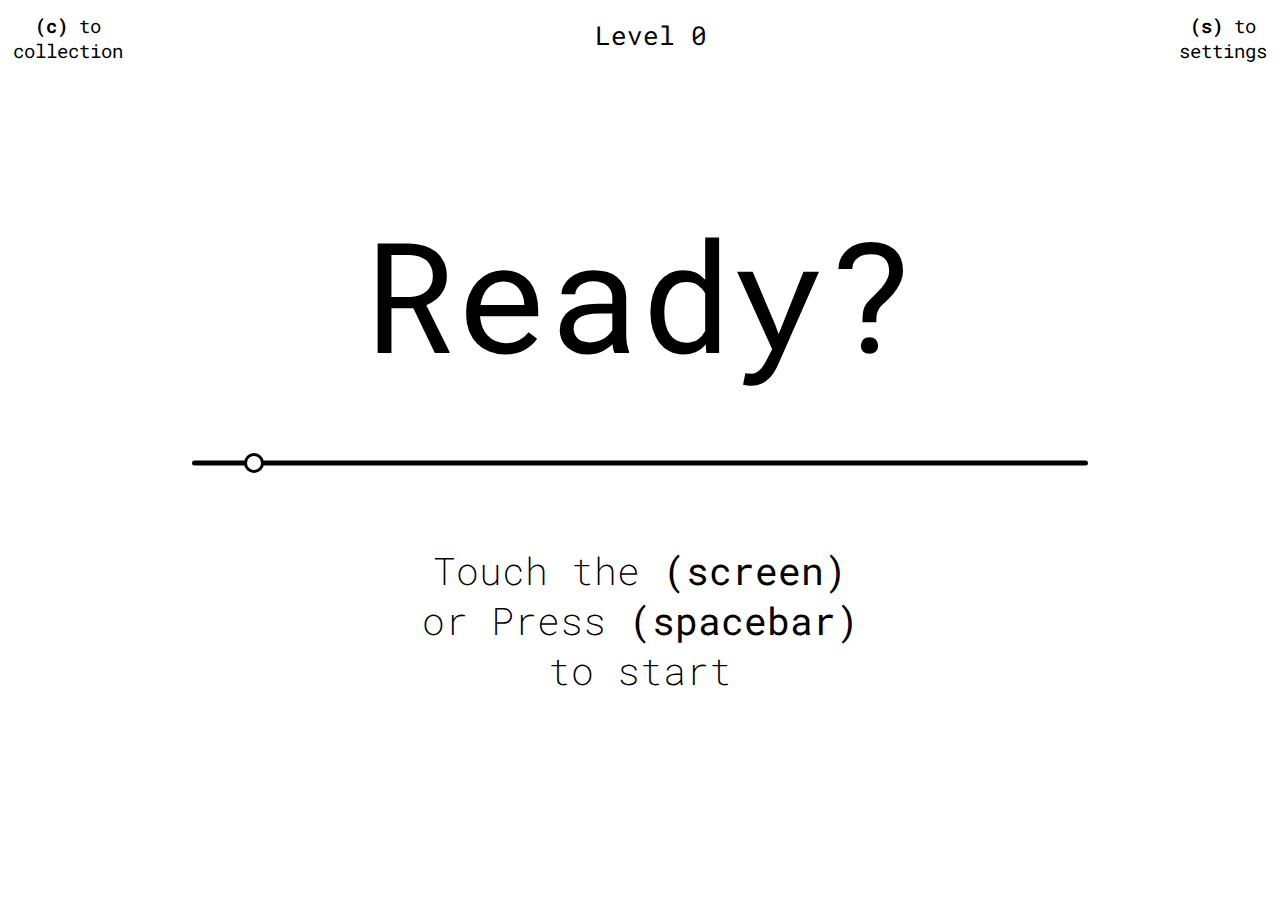
<file: index.html>
<html onclick="Click()" ontouchstart="touchScreen()">
<head>
    <meta charset="UTF-8">
    <meta http-equiv="X-UA-Compatible" content="IE=edge">
    <meta name="viewport" content="width=device-width, initial-scale=1.0">
    <title>VarType</title>
    <link href="stylesheet.css" rel='stylesheet' type='text/css'>
	<link rel="icon" type="image/x-icon" href="/images/favicon.ico">
    <script src="script.js"></script>
</head>
    <body onkeydown="keyboard(event)" style="font-family: 'RobotoMono';font-variation-settings: 'wght' ,'slnt' ,'opsz' ,'wdth' ;">
		<header id="headerscore" class="header">
		    <div onclick='keyPressed("c")'>
			<p class="aligncenter"><strong> (c) </strong>to<br> collection </p>
		    </div>
		    <div onclick='keyPressed("s")'>
		    <p class="aligncenter"><strong> (s) </strong>to<br> settings</p>
		    </div>
		</header>
		<header id="headerready" class="header">
			<div onclick='keyPressed("c")'>
				<p class="aligncenter"><strong> (c) </strong>to<br> collection </p>
			</div>
			<div style="text-align: center;font-size: clamp(1em, 2vw, 2rem); margin-top: -20px;">
				<p>Level 0</p>
			</div>
			<div onclick='keyPressed("s")'>
			<p class="aligncenter"><strong> (s) </strong>to<br> settings </p>
			</div>
		</header>
		<header id="headerlevel" class="header">
			<div>
				<p style="text-align: center;font-size: clamp(1em, 2vw, 2rem); margin: 0;">Level 0</p>
				<p style="margin: 0;">01/04</p>
			</div>
		</header>		
		<header id="headercollection" class="header">
			<div onclick='keyPressed("c")'>
				<p class="aligncenter"><strong> (c) </strong>to<br> exit </p>
			</div>
			<div onclick='keyPressed("s")'>
			<p class="aligncenter"><strong> (s) </strong>to<br> settings </p>
			</div>
		</header>
		<header id="headersettings" class="header">
			<div onclick='keyPressed("c")'>
				<p class="aligncenter"><strong> (c) </strong>to<br> collection </p>
			</div>
			<div onclick='keyPressed("s")'>
			<p class="aligncenter"><strong> (s) </strong>to<br> exit </p>
			</div>
		</header>

         <div class="main" id="game">
			<div style="width: 100%; margin:0 auto;">
				<div style="height: 25vw; position: relative;">
					<p id="affiche">Error<br>JS required</p>
					<div class="textpar">
 					<p class="text" style="font-family: Roboto;">font-weight</p>
					</div>
					<div class="textpar">
					<p class="text" style="font-variation-settings:'wght' 450;font-family: RobotoMono;">monospace</p>
					</div>
					<div class="textpar">
					<p class="text" style="font-variation-settings:'wght' 400;font-family: EBGaramond-VariableFont_wght;">serif</p>
					<p class="text" style="font-variation-settings:'wght' 700;font-family: EBGaramond-VariableFont_wght;">garalde</p>
					</div>
					<div class="textpar">
					<p class="text" style="font-variation-settings:'wght' 300;font-family: Quicksand-VariableFont_wght;">sans serif</p>
					<p class="text" style="font-variation-settings:'wght' 500;font-family: Quicksand-VariableFont_wght;">rounded</p>
					<p class="text" style="font-variation-settings:'wght' 650;font-family: Quicksand-VariableFont_wght;">geometric</p>
					</div>
					<div class="textpar">
					<p class="text" style="font-variation-settings:'wght' 400;font-family: Hagrid-Variable-trial;">original</p>
					<p class="text" style="font-variation-settings:'wght' 1000;font-family: Hagrid-Variable-trial;">weird</p>
					<p class="text" style="font-variation-settings:'wght' 100;font-family: Hagrid-Variable-trial;">modular</p>
					<p class="text" style="font-variation-settings:'wght' 750;font-family: Hagrid-Variable-trial;">quircky</p>
					</div>
					<div class="textpar">
					<p class="text" style="font-variation-settings:'wght' 0;font-family: Minerale-variable-TRIAL;">triangles</p>
					<p class="text" style="font-variation-settings:'wght' 700;font-family: Minerale-variable-TRIAL;">stems</p>
					<p class="text" style="font-variation-settings:'wght' 100;font-family: Minerale-variable-TRIAL;">french</p>
					<p class="text" style="font-variation-settings:'wght' 1000;font-family: Minerale-variable-TRIAL;">multiplexed</p>
					</div>
					<div class="textpar">
					<p class="text" style="font-variation-settings:'wght' 100, 'slnt' 0;font-family: InterVar;">screens</p>
					<p class="text" style="font-variation-settings:'wght' 900, 'slnt' -10;font-family: InterVar;">readability</p>
					<p class="text" style="font-variation-settings:'wght' 600, 'slnt' -6;font-family: InterVar;">open source</p>
					<p class="text" style="font-variation-settings:'wght' 200, 'slnt' -2;font-family: InterVar;">grotesk</p>
					</div>
					<div class="textpar">
					<p class="text" style="font-variation-settings:'wght' 499, 'opsz' 1000;font-family: Blacker-Sans-Variable-trial;">classy</p>
					<p class="text" style="font-variation-settings:'wght' 50, 'opsz' 100;font-family: Blacker-Sans-Variable-trial;">evilserif</p>
					<p class="text" style="font-variation-settings:'wght' 200, 'opsz' 800;font-family: Blacker-Sans-Variable-trial;">contrast</p>
					<p class="text" style="font-variation-settings:'wght' 400, 'opsz' 100;font-family: Blacker-Sans-Variable-trial;">style</p>
					</div>
				        <div class="textpar">
					<p class="text" style="font-variation-settings:'wdth' 10, 'wght' 100;font-family: Compressa;">display</p>
					<p class="text" style="font-variation-settings:'wdth' 200, 'wght' 1000;font-family: Compressa;">vernacular</p>
					<p class="text" style="font-variation-settings:'wdth' 50, 'wght' 400;font-family: Compressa;">straight sided</p>
					<p class="text" style="font-variation-settings:'wdth' 200, 'wght' 900;font-family: Compressa;">legibility</p>
					</div>
					<div class="textpar">
					<p class="text" style="font-variation-settings:'wdth' 0, 'wght' 100, 'ital' 0;font-family: GTFlexa;">unique</p>
					<p class="text" style="font-variation-settings:'wdth' 200, 'wght' 800, 'ital' 100;font-family: GTFlexa;">responsivity</p>
					<p class="text" style="font-variation-settings:'wdth' 150, 'wght' 250, 'ital' 75;font-family: GTFlexa;">adaptative</p>
					<p class="text" style="font-variation-settings:'wdth' 50, 'wght' 700, 'ital' 50;font-family: GTFlexa;">system</p>
					</div>
					<div class="textpar">
					<p class="text"></p>
					<p class="text"></p>
					<p class="text"></p>
					<p class="text"></p>
					</div>
				</div>
				<div style="height:20px; width:70%; margin:0 auto;">
					<div style="height:5px; border-radius:5px; background-color:black; margin:auto; top:75%; position:relative; -ms-transform: translateY(-50%);transform: translateY(-50%);"></div>
					<div id="slider" style="background-color:white; width:20px; height:20px; border-radius:10px; -ms-transform: translateX(-50%); transform: translateX(-50%); border: 3px solid black; box-sizing: border-box;"></div>
					<div id="helper0" style="display:none; height:20px;top:-50%; position:relative; -ms-transform: translateY(-50%);transform: translateY(-50%);">
						<div style="height:20px; width:5px; border-radius:5px; background-color:black; margin-left:33%; position:relative;"></div>
						<div style="height:20px; width:5px; border-radius:5px; background-color:black; margin-left:67%; top:-50%; position:relative; -ms-transform: translateY(-50%);transform: translateY(-50%);"></div>
					</div>
					<div style="display:none; height:20px; width:5px; border-radius:5px; background-color:black; margin:auto; top:-50%; position:relative; -ms-transform: translateY(-50%);transform: translateY(-50%);" id="helper"></div>
				</div>
				<p class="currant" id="spacebar">press <strong>(spacebar)</strong><br>to validate</p>
				<p id="r" style="position:absolute; top:0; left:1vw; display: none;"></p>
			</div>
		</div>
		
		<div class="main" style="display:none"  id="score">
			<div class="containerscore" class="settingssize">
				<div class="elementscore">
					<p class="currant"> Level 0 - <strong>100%</strong></p>
				</div>
				<div class="elementscore" style="display: flex;">
					<div>
						<p>steps</p>
					</div>
					<div>
						<p>precision</p>
					</div>
					<div>
						<p>reactivity</p>
					</div>
					<div>
						<p>score</p>
					</div>
				</div>
				<div class="elementscore" style="display: flex;text-align: right;" id="scoreboard">
					<div style="margin-left: 20px;">
						<p>01</p>
						<p>02</p>
						<p>03</p>
						<p>04</p>
					</div>
					<div>
						<p>0%</p>
						<p>0%</p>
						<p>0%</p>
						<p>0%</p>
					</div>
					<div>
						<p>0</p>
						<p>0</p>
						<p>0</p>
						<p>0</p>
					</div>
					<div style="font-weight: 600;">
						<p>0%</p>
						<p>0%</p>
						<p>0%</p>
						<p>0%</p>
					</div>
				</div>
				<div class="elementscore" style="text-align: center;margin-top:20px;display: flex; justify-content: space-evenly;">
					<p>Press <strong>(r)</strong><br> to try again</p>
					<p>Press <strong>(spacebar)</strong><br> to start the<br> next level</p>
				</div>
			</div>
		</div>
	    	<div class="main" id="settings" style="display:none">
			<div class="containersettings" class="settingssize">
				<div class="elementsettings">  
					<div class="alignleft"> Music <strong>(1)</strong>
					</div>
					<div class="alignright"> <strong>On</strong></div>
				</div>
				<div class="elementsettings">  
					<div class="alignleft"> Sound <strong>(2)</strong></div>
					<div class="alignright"> <strong>Off</strong></div>
				</div>
				<div class="elementsettings">  
					<div class="alignleft"> Color <strong>(3)</strong></div>
					<div class="alignright" style="background-color: black;height: 30px;width: 60px;border: 2px solid #000;"></div> 
				</div>
				<div class="elementsettings">  
					<div class="alignleft"> Background Color <strong>(4)</strong></div>
					<div class="alignright" style="background-color: white;height: 30px;width: 60px;border: 2px solid #000;"></div>
				</div>
				<div class="elementsettings">  
					<div class="alignleft"> FontFamily <strong>(5)</strong>
					</div>
					<div class="alignright"> <strong>Roboto Mono</strong>
					</div>
				</div>
				<div class="elementsettings" style="margin: 0;">  
					<div class="alignleft"> Width  <strong>(6)</strong></div>
					<input type="range" class="alignright" >
				</div>
				<div class="elementsettings" style="margin: 0;">  
					<div class="alignleft"> Height <strong>(7)</strong></div>
					<input type="range" class="alignright">
				</div>
				<div class="elementsettings" style="margin: 0;">  
					<div class="alignleft"> Italic <strong>(8)</strong></div>
					<input type="range" class="alignright">
				</div>
				<div class="elementsettings" style="margin: 0;">  
					<div class="alignleft"> Optical <strong>(9)</strong></div>
					<input type="range" class="alignright">
				</div>
			</div>
		</div>
	    	
		<div class="main" id="menu" style="display:none;">
			<div class="containermenu" class="settingssize">
				<div class="elementmenu" onclick='keyPressed("0")'>
					<div class="niveaucard" style="visibility:hidden;font-size: 2em">0%</div>
					<div class="niveaucard">locked</div>
					<div class="niveaucard"><strong>(0)</strong></div>
				</div>
				<div class="elementmenu" onclick='keyPressed("1")'>
					<div class="niveaucard" style="visibility:hidden;font-size: 2em">0%</div>
					<div class="niveaucard" style="text-decoration: line-through;">locked</div>
					<div class="niveaucard"><strong>(1)</strong></div>    
				</div>
				<div class="elementmenu" onclick='keyPressed("2")'>
					<div class="niveaucard" style="visibility:hidden;font-size: 2em">0%</div>
					<div class="niveaucard" style="text-decoration: line-through;">locked</div>
					<div class="niveaucard"><strong>(2)</strong></div>    
				</div>
				<div class="elementmenu" onclick='keyPressed("3")'>
					<div class="niveaucard" style="visibility:hidden;font-size: 2em">0%</div>
					<div class="niveaucard" style="text-decoration: line-through;">locked</div>
					<div class="niveaucard"><strong>(3)</strong></div>    
				</div>
				<div class="elementmenu" onclick='keyPressed("4")'>
					<div class="niveaucard" style="visibility:hidden;font-size: 2em">0%</div>
					<div class="niveaucard" style="text-decoration: line-through;">locked</div>
					<div class="niveaucard"><strong>(4)</strong></div>    
				</div>
				<div class="elementmenu" onclick='keyPressed("5")'>
					<div class="niveaucard" style="visibility:hidden;font-size: 2em">0%</div>
					<div class="niveaucard" style="text-decoration: line-through;">locked</div>
					<div class="niveaucard"><strong>(5)</strong></div>    
				</div>
				<div class="elementmenu" onclick='keyPressed("6")'>
					<div class="niveaucard" style="visibility:hidden;font-size: 2em">0%</div>
					<div class="niveaucard" style="text-decoration: line-through;">locked</div>
					<div class="niveaucard"><strong>(6)</strong></div>    
				</div>
				<div class="elementmenu" onclick='keyPressed("7")'>
					<div class="niveaucard" style="visibility:hidden;font-size: 2em">0%</div>
					<div class="niveaucard" style="text-decoration: line-through;">locked</div>
					<div class="niveaucard"><strong>(7)</strong></div>    
				</div>
				<div class="elementmenu" onclick='keyPressed("8")'>
					<div class="niveaucard" style="visibility:hidden;font-size: 2em;">0%</div>
					<div class="niveaucard" style="text-decoration: line-through;">locked</div>
					<div class="niveaucard"><strong>(8)</strong></div>    
				</div>
				<div class="elementmenu" onclick='keyPressed("9")'>
					<div class="niveaucard" style="visibility:hidden;font-size: 2em;">0%</div>
					<div class="niveaucard" style="text-decoration: line-through;">locked</div>
					<div class="niveaucard"><strong>(9)</strong></div>    
				</div>
				<div class="elementmenu" onclick='keyPressed("a")'>
					<div class="niveaucard" style="visibility:hidden;font-size: 2em;">0%</div>
					<div class="niveaucard" style="text-decoration: line-through;">locked</div>
					<div class="niveaucard"><strong>(a)</strong></div>    
				</div>
				<div class="elementmenu">
					<div class="niveaucard" style="visibility:hidden;font-size: 2em;">0%</div>
					<div class="niveaucard" style="text-decoration: line-through;">locked</div>
					<div class="niveaucard"><strong>(b)</strong></div>    
				</div>
			</div>
		</div>
	</body>
</html>
</file>
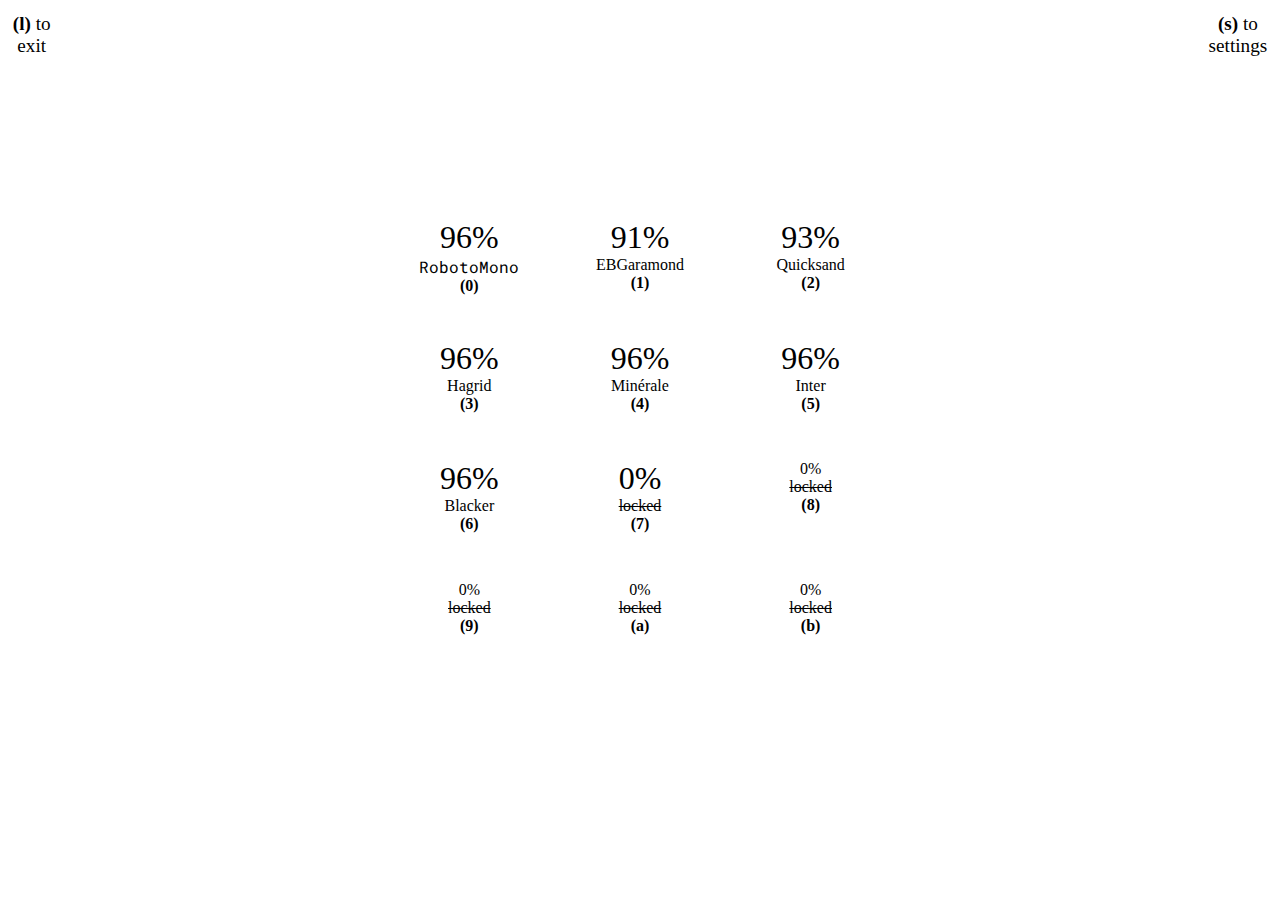
<file: Menu.html>
<!DOCTYPE html>
<html>
  <head>
    <meta charset="utf-8" />
    <link rel="stylesheet" href="stylesheet.css"> 
    <title>Menu</title>

<body>
    <header class="containerheader">
        <div class="elementheader">
            <p class="aligncenter"><strong> (l) </strong> to<br> exit </p>
        </div>
        <div class="elementheader">
        <p class="aligncenter"><strong> (s) </strong> to<br> settings</p>
        </div>
    </header>

    <div class="main" id="menu">
        <div class="containermenu" class="settingssize">
            <div class="elementmenu">
                <div class="niveaucard" style="font-size: 2em">96%</div>
                <div class="niveaucard" style="font-family: RobotoMono;">RobotoMono</div>
                <div class="niveaucard"><strong>(0)</strong></div>
            </div>
            <div class="elementmenu">
                <div class="niveaucard"style="font-size: 2em">91%</div>
                <div class="niveaucard" style= "font-family: Garamond">EBGaramond</div>
                <div class="niveaucard"><strong>(1)</strong></div>    
            </div>
            <div class="elementmenu">
                <div class="niveaucard"style="font-size: 2em">93%</div>
                <div class="niveaucard" style= "font-family: Quicksand-VariableFont">Quicksand</div>
                <div class="niveaucard"><strong>(2)</strong></div>    
            </div>
            <div class="elementmenu">
                <div class="niveaucard"style="font-size: 2em">96%</div>
                <div class="niveaucard">Hagrid</div>
                <div class="niveaucard"><strong>(3)</strong></div>    
            </div>
            <div class="elementmenu">
                <div class="niveaucard"style="font-size: 2em">96%</div>
                <div class="niveaucard">Minérale</div>
                <div class="niveaucard"><strong>(4)</strong></div>    
            </div>
            <div class="elementmenu">
                <div class="niveaucard"style="font-size: 2em">96%</div>
                <div class="niveaucard">Inter</div>
                <div class="niveaucard"><strong>(5)</strong></div>    
            </div>
            <div class="elementmenu">
                <div class="niveaucard"style="font-size: 2em">96%</div>
                <div class="niveaucard">Blacker</div>
                <div class="niveaucard"><strong>(6)</strong></div>    
            </div>
            <div class="elementmenu">
                <div class="niveaucard"style="font-size: 2em">0%</div>
                <div class="niveaucard"style="text-decoration: line-through;">locked</div>
                <div class="niveaucard"><strong>(7)</strong></div>    
            </div>
            <div class="elementmenu">
                <div class="niveaucard" style="color: white,font-size: 2em;">0%</div>
                <div class="niveaucard" style="text-decoration: line-through;">locked</div>
                <div class="niveaucard"><strong>(8)</strong></div>    
            </div>
            <div class="elementmenu">
                <div class="niveaucard"style="color: white,font-size: 2em;">0%</div>
                <div class="niveaucard"style="text-decoration: line-through;">locked</div>
                <div class="niveaucard"><strong>(9)</strong></div>    
            </div>
            <div class="elementmenu">
                <div class="niveaucard"style="color: white,font-size: 2em;">0%</div>
                <div class="niveaucard"style="text-decoration: line-through;">locked</div>
                <div class="niveaucard"><strong>(a)</strong></div>    
            </div>
            <div class="elementmenu">
                <div class="niveaucard"style="color: white,font-size:2em;">0%</div>
                <div class="niveaucard"style="text-decoration: line-through;">locked</div>
                <div class="niveaucard"><strong>(b)</strong></div>    
            </div>
        </div>
    </div>

</body> 
</html>
</file>
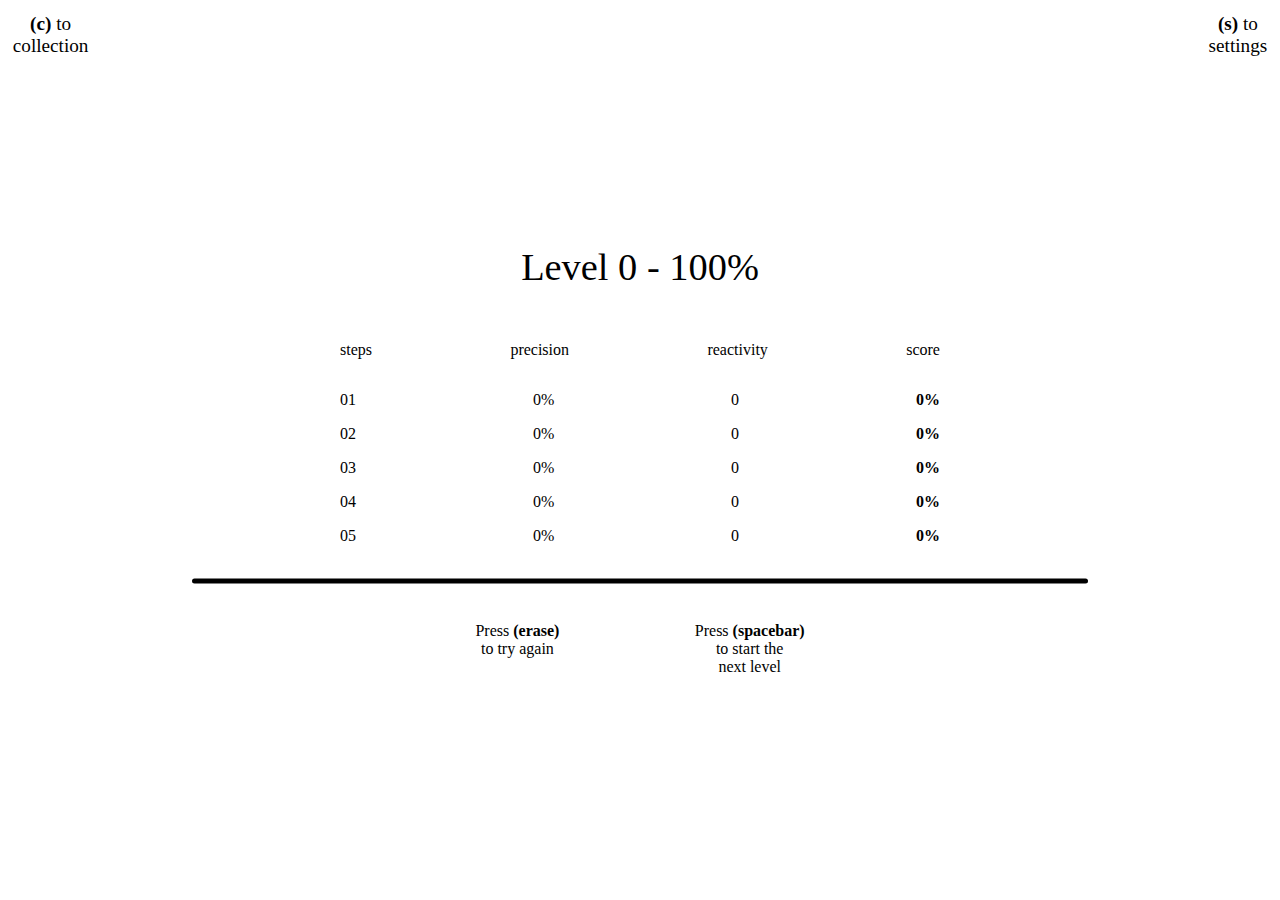
<file: score.html>
<!DOCTYPE html>
<html>
  <head>
    <meta charset="utf-8" />
    <link rel="stylesheet" href="stylesheet.css"> 
    <title>score</title>
  </head>
<body>
    
<header class="containerheader">
    <div class="element">
        <p class="aligncenter"><strong> (c) </strong>to<br> collection </p>
    </div>
    <div class="element">
    <p class="aligncenter"><strong> (s) </strong>to<br> settings </p>
    </div>
</header>

<div class="main">
    <div class="containerscore" class="settingssize">
        <div class="elementscore">
            <p class="currant"> Level 0 - <strong>100%</strong></p>
        </div>
        <div class="elementscore" style="display: flex;">
            <div>
                <p>steps</p>
            </div>
            <div>
                <p>precision</p>
            </div>
            <div>
                <p>reactivity</p>
            </div>
            <div>
                <p>score</p>
            </div>
        </div>
        <div class="elementscore" style="display: flex;">
            <div>
                <p>01</p>
                <p>02</p>
                <p>03</p>
                <p>04</p>
                <p>05</p>
            </div>
            <div>
                <p>0%</p>
                <p>0%</p>
                <p>0%</p>
                <p>0%</p>
                <p>0%</p>
            </div>
            <div>
                <p>0</p>
                <p>0</p>
                <p>0</p>
                <p>0</p>
                <p>0</p>
            </div>
            <div style="font-weight: 600;">
                <p>0%</p>
                <p>0%</p>
                <p>0%</p>
                <p>0%</p>
                <p>0%</p>
            </div>
        </div>
        <div style="height:5px; border-radius:5px; margin-top: 20px; background-color:black; top:75%; position:relative; -ms-transform: translateY(-50%);transform: translateY(-50%);"></div>
        <div class="elementscore" style="text-align: center;margin-top:20px;display: flex; justify-content: space-evenly;">
            <p>Press <strong>(erase)</strong><br> to try again</p>
            <p>Press <strong>(spacebar)</strong><br> to start the<br> next level</p>
        </div>
    </div>
</div>
</body>
</html>
</file>
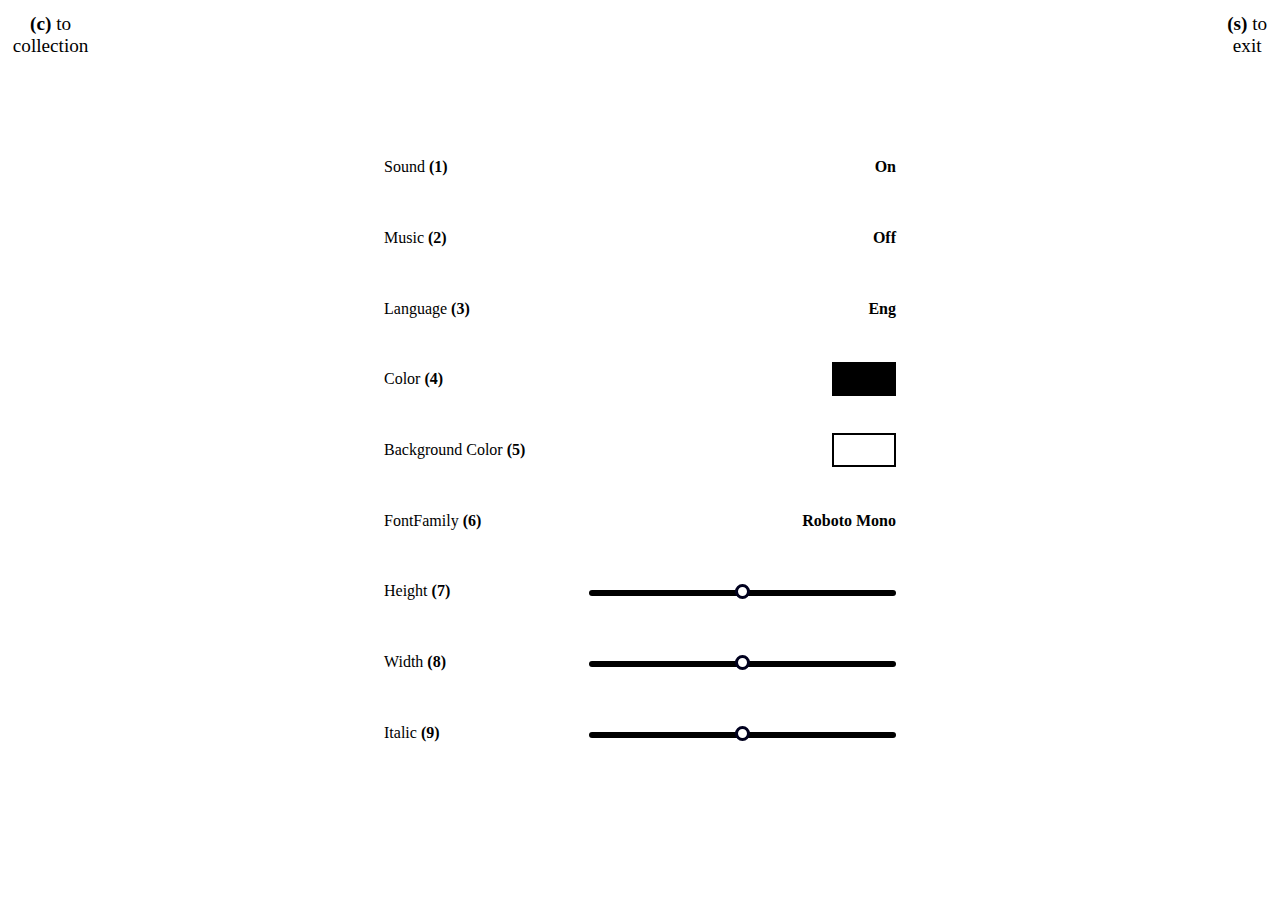
<file: settings.html>
<!DOCTYPE html>
<html>
  <head>
    <meta charset="utf-8" />
    <link rel="stylesheet" href="stylesheet.css"> 
    <title>settings</title>
  </head>
<body>
    
<header class="containerheader">
    <div class="element">
        <p class="aligncenter"><strong> (c) </strong>to<br> collection </p>
    </div>
    <div class="element">
    <p class="aligncenter"><strong> (s) </strong>to<br> exit</p>
    </div>
</header>

<div class="main">
    <div class="containersettings" class="settingssize">
        <div class="elementsettings">  
            <div class="alignleft"> Sound <strong>(1)</strong>
            </div>
            <div class="alignright"> <strong>On</strong></div>
        </div>
        <div class="elementsettings">  
            <div class="alignleft"> Music <strong>(2)</strong></div>
            <div class="alignright"> <strong>Off </strong></div>
        </div>
        <div class="elementsettings">  
            <div class="alignleft"> Language <strong>(3)</strong></div>
            <div class="alignright"> <strong>Eng</strong></div>
        </div>
        <div class="elementsettings">  
            <div class="alignleft"> Color <strong>(4)</strong></div>
            <div class="alignright" style="background-color: black;height: 30px;width: 60px;border: 2px solid #000;"></div> 
        </div>
        <div class="elementsettings">  
            <div class="alignleft"> Background Color <strong>(5)</strong></div>
            <div class="alignright" style="background-color: white;height: 30px;width: 60px;border: 2px solid #000;"></div>
        </div>
        <div class="elementsettings">  
            <div class="alignleft"> FontFamily <strong>(6)</strong>
            </div>
            <div class="alignright"> <strong>Roboto Mono</strong>
            </div>
        </div>
        <div class="elementsettings">  
            <div class="alignleft"> Height <strong>(7)</strong></div>
            <input type="range" class="alignright">
        </div>
        <div class="elementsettings">  
            <div class="alignleft"> Width  <strong>(8)</strong></div>
            <input type="range" class="alignright,custom-slider" >
        </div>
        <div class="elementsettings">  
            <div class="alignleft"> Italic <strong>(9)</strong></div>
            <input type="range" class="alignright,custom-slider">
        </div>
    </div>
</div>
</body>
</html>
</file>
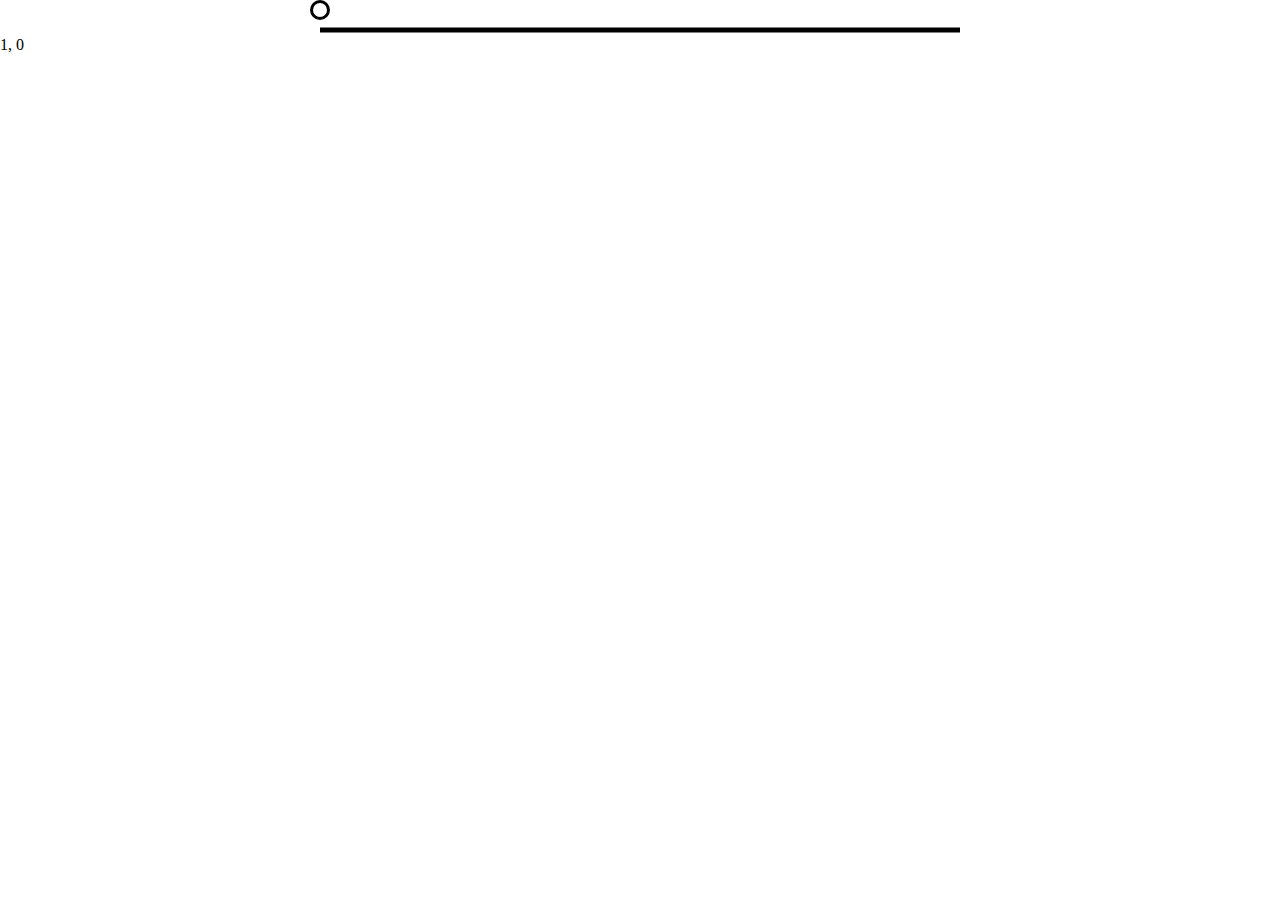
<file: variab.html>
<html lang="en">
<head>
    <meta charset="UTF-8">
    <meta http-equiv="X-UA-Compatible" content="IE=edge">
    <meta name="viewport" content="width=device-width, initial-scale=1.0">
    <title>Variab</title>
    <link href='https://fonts.googleapis.com/css?family=Roboto Mono' rel='stylesheet'>
    <link href="stylesheet.css" rel='stylesheet' type='text/css'>
</head>
    <body onload="start()" onkeydown="keyPressed()">
		<p class="text">text</p>
		<div style="height:20px; width:50%; margin:0 auto;">
			<div class="slider"></div>
			<div style="height:5px; background-color:black; margin:auto; top:50%; position:relative;  -ms-transform: translateY(-50%);transform: translateY(-50%);"></div>
		</div>
		<p class="r">0,0</p>
		
		<script>
		var k=false;
		function start() {
			var id = setInterval(loop, 10);
			var t=0,sldr=0,r=0,lvl=0;
			function loop() {
				
				//lvl=Math.floor(x/1000);
				if(k) {
					lvl++;
					k=false;
					//r=0;
					//t=0;
				}
				if((lvl%2)==0) {
					if(r%2==0 && t>=0 || t>100) {
						t-=1;
					} else {
						t+=1;
					}
					sldr=-Math.cos(t/100*Math.PI)*50+50;
					document.getElementsByClassName("text")[0].style.fontWeight=sldr*8;
					document.getElementsByClassName("slider")[0].style.left=sldr/2+25+"%";
					if(t==0 || t==100) {
						r++;
						document.getElementsByClassName("r")[0].innerHTML=r+", "+lvl;
					}
				}
			}
		}
		function keyPressed() {
			k=true;
		}
		</script>
	</body>
</html>
</file>
<file: stylesheet.css>
body{
    background-color:white;
    margin: 0;
    padding: 0;
    font-size: 16px;
    overflow: hidden;
}
header{
    margin: 1%;
    display: flex;
    justify-content: space-between;
    flex-wrap: nowrap;
}
.main{
    position: absolute;
    top: 0;
    left: 0;
    height: 100%;
    width: 100%;
    display: flex;
    align-items: center;
}
.slider {
    background-color:white;
    width:20px;
    height:20px;
    border-radius:10px;
    -ms-transform: translateX(-50%);
    transform: translateX(-50%);
    border: 3px solid black;
    box-sizing: border-box;
}
.text {
    position:absolute;
    bottom: 0;
    display:none;
    text-align: center;
    font-size: 12vw;
    margin: 5% auto;
    -webkit-text-stroke-width: 1px;
    -webkit-text-stroke-color: white;
    left:0;
    right:0;
    top:0;
    text-align:center;
    mix-blend-mode: difference;
}
#affiche {
    position: absolute;
    display:block;
    text-align:center;
    text-align: center;
    font-size: 12vw;
    margin: 5% auto;
    bottom: 0;
    top:0;
    left:0;
    right:0;
    text-align:center;
    transition:.5s;
    transition-property:opacity;

}
.currant{
    text-align: center;
    font-size: clamp(1em, 3vw, 3em);
    margin: 6% auto;
    font-weight: 200;
}

/*headers*/
.header {
    display: none;
}

/*menu*/
.niveaucard{ 
    text-align: center; 
}
.elementmenu{
    width: 30%;
    height: 100px;
    margin: 2% auto;
    min-width: 140px;
}
.containermenu{
    display: flex;
    flex-direction: row;
    align-items: center;
    flex-wrap: wrap;
    width: 40%;
    min-width: 300px;
    margin: 0 auto;
    max-height: 80%;
}

/*score*/
.containerscore{
    display: flex;
    flex-direction: column;
    flex-wrap: nowrap;
    width: 70%;
    min-width: 300px;
    margin: 0 auto;
    max-height: 80%;
}
.elementscore{
    display: flex;
    justify-content: space-between;
    width:100%;
    color: black;
    max-width: 600px;
    margin: 0 auto;
}

/*settings*/
.settingssize{
    margin-left: 10%;
    margin-right: 10%;
    margin-top: 10%;
    margin-bottom: 10%;
    max-width: 33%;  
}
.containersettings{
    display: flex;
    flex-direction: column;
    align-items: center;
    flex-wrap: nowrap;
    width: 40%;
    min-width: 300px;
    margin: 0 auto;
    max-height: 80%;
}
.aligncenter{
    text-align: center;
    font-size: clamp(12px, 1.5vw, 24px);
    margin: 0;
}
.alignleft{
    text-justify: left;
    margin: auto 0;
}
.alignright{
    text-justify: right;
    margin: auto 0;
}
.elementsettings{
    display: flex;
    justify-content: space-between;
    width:100%;
    color: black;
    margin: 3% auto;
    height: 40px;
}

/*styling input*/
input[type=range] {
    height: 24px;
    -webkit-appearance: none;
    margin: 10px 0;
    width: 60%;
    background: transparent;
  }
  input[type=range]:focus {
    outline: none;
  }
  input[type=range]::-webkit-slider-runnable-track {
    width: 100%;
    height: 6px;
    cursor: pointer;
    animate: 0.2s;
    box-shadow: 0px 0px 0px #000000;
    background: #000000;
    border-radius: 9px;
    border: 0px solid #010101;
  }
  input[type=range]::-webkit-slider-thumb {
    box-shadow: 0px 0px 0px #000031;
    border: 3px solid #00001E;
    height: 15px;
    width: 15px;
    border-radius: 15px;
    background: #FFFFFF;
    cursor: pointer;
    -webkit-appearance: none;
    margin-top: -6px;
  }
  input[type=range]:focus::-webkit-slider-runnable-track {
    background: #000000;
  }
  input[type=range]::-moz-range-track {
    width: 100%;
    height: 6px;
    cursor: pointer;
    animate: 0.2s;
    box-shadow: 0px 0px 0px #000000;
    background: #000000;
    border-radius: 9px;
    border: 0px solid #010101;
  }
  input[type=range]::-moz-range-thumb {
    box-shadow: 0px 0px 0px #000031;
    border: 3px solid #00001E;
    height: 15px;
    width: 15px;
    border-radius: 15px;
    background: #FFFFFF;
    cursor: pointer;
  }
  input[type=range]::-ms-track {
    width: 100%;
    height: 6px;
    cursor: pointer;
    animate: 0.2s;
    background: transparent;
    border-color: transparent;
    color: transparent;
  }
  input[type=range]::-ms-fill-lower {
    background: #000000;
    border: 0px solid #010101;
    border-radius: 18px;
    box-shadow: 0px 0px 0px #000000;
  }
  input[type=range]::-ms-fill-upper {
    background: #000000;
    border: 0px solid #010101;
    border-radius: 18px;
    box-shadow: 0px 0px 0px #000000;
  }
  input[type=range]::-ms-thumb {
    margin-top: 1px;
    box-shadow: 0px 0px 0px #000031;
    border: 3px solid #00001E;
    height: 15px;
    width: 15px;
    border-radius: 15px;
    background: #FFFFFF;
    cursor: pointer;
  }
  input[type=range]:focus::-ms-fill-lower {
    background: #000000;
  }
  input[type=range]:focus::-ms-fill-upper {
    background: #000000;
  }
  
/*fontfaces*/
@font-face {
  font-family: "Roboto";
  src: url("fonts/Roboto-Thin.ttf") format("truetype");
  font-weight: 200;
}
@font-face {
  font-family: "Roboto";
  src: url("fonts/Roboto-Medium.ttf") format("truetype");
  font-weight: 400;
}
@font-face {
  font-family: "Roboto";
  src: url("fonts/Roboto-Black.ttf") format("truetype");
  font-weight: 600;
}
@font-face {
    font-family: "RobotoMono";
    src: url("fonts/RobotoMono-VariableFont_wght.ttf") format("truetype");
}
@font-face {
    font-family: "RobotoMono-Italic";
    src: url("fonts/RobotoMono-Italic-VariableFont_wght.ttf") format("truetype");
}
@font-face {
    font-family: "Compressa";
    src: url("fonts/Compressa-MICRO-GX-It.ttf") format("truetype");
}
@font-face {
    font-family: "EBGaramond-VariableFont_wght";
    src: url("fonts/EBGaramond-VariableFont_wght.ttf") format("truetype");
}
@font-face {
    font-family:"GTFlexa" ;
    src: url("fonts/GT\ Flexa\ VAR\ Trial.ttf") format("truetype");
}
@font-face {
    font-family: "Hagrid-Variable-trial";
    src: url("fonts/Hagrid-Variable-trial.ttf") format("truetype");
}
@font-face {
    font-family: "InterVar";
    src: url("fonts/Inter-VariableFont_slnt\,wght.ttf" format("truetype"));
}
@font-face {
    font-family: "Minerale-variable-TRIAL";
    src: url("fonts/Minerale-variable-TRIAL.ttf") format("truetype");
}
@font-face {
    font-family:"Quicksand-VariableFont_wght";
    src: url("fonts/Quicksand-VariableFont_wght.ttf") format("truetype");
}
@font-face {
    font-family: "Blacker-Sans-Variable-trial";
    src: url("fonts/Blacker-Sans-Variable-trial.ttf") format("truetype");
}
</file>
